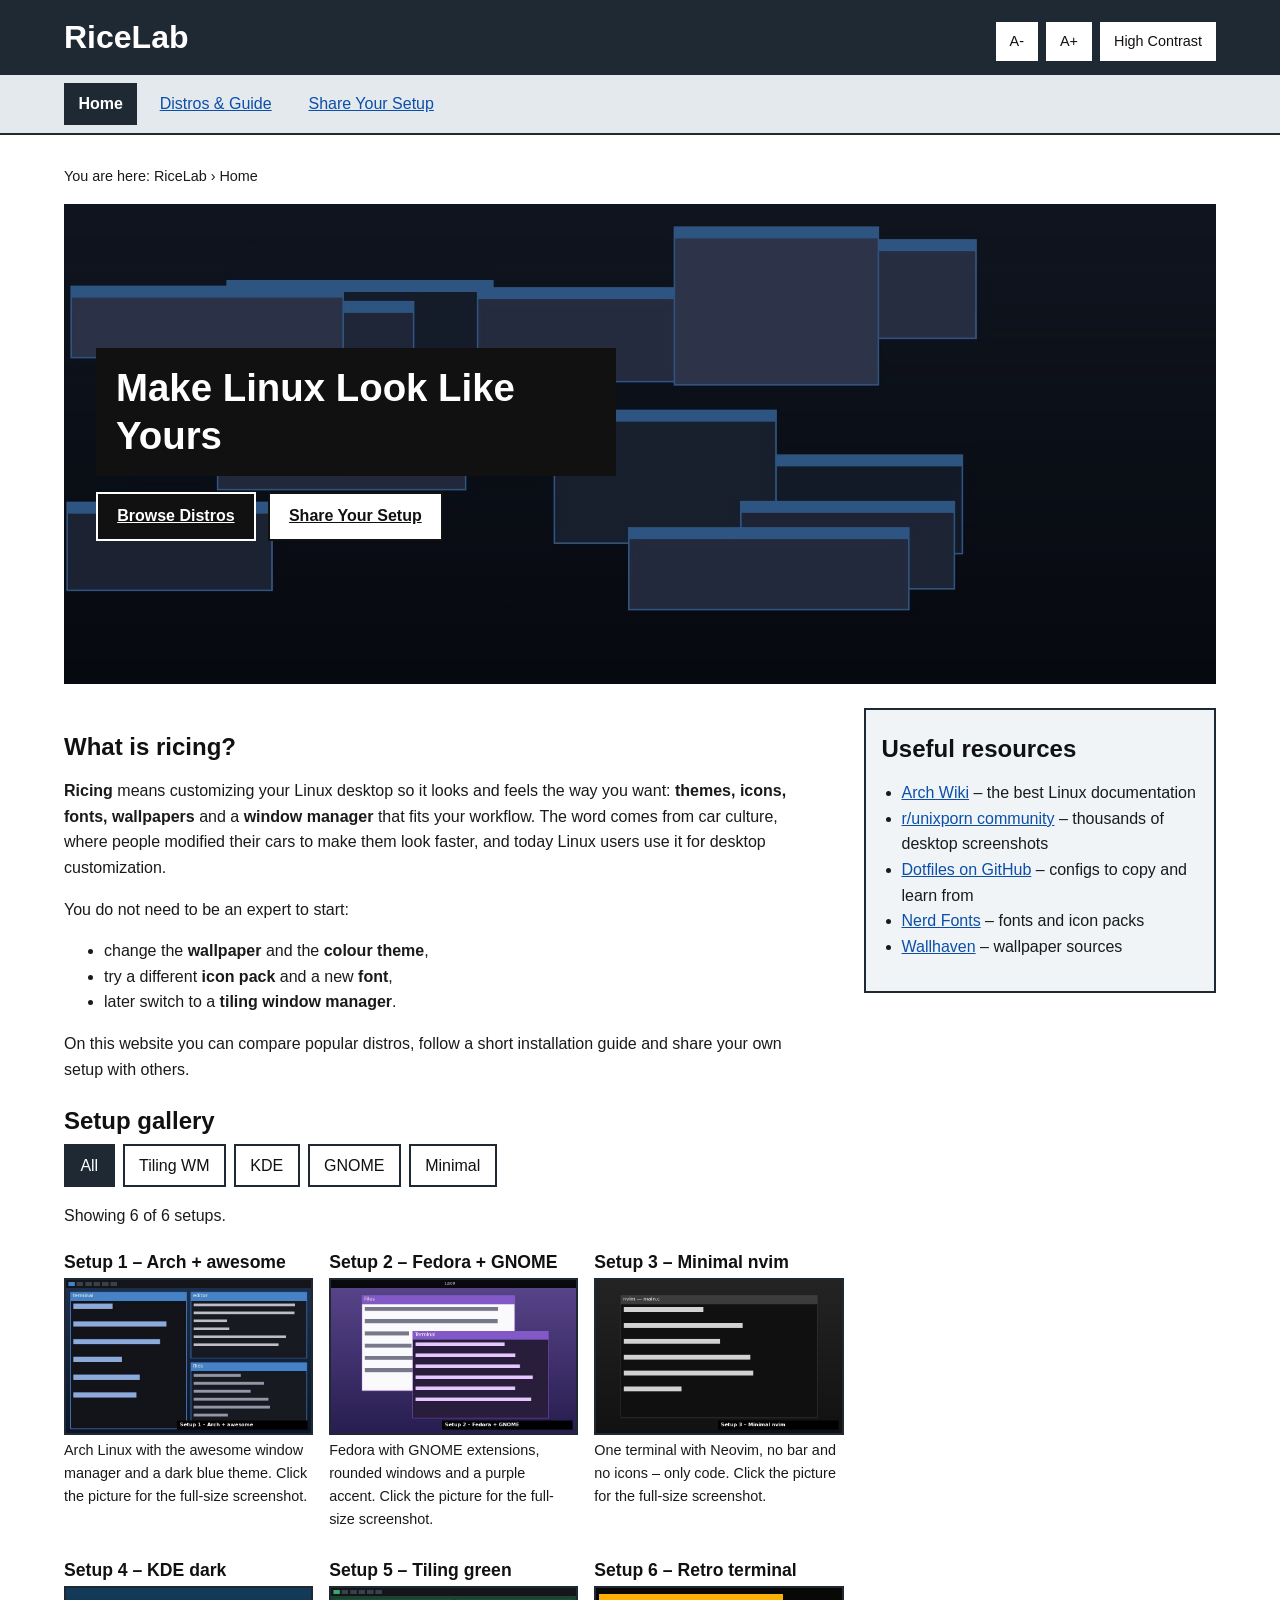
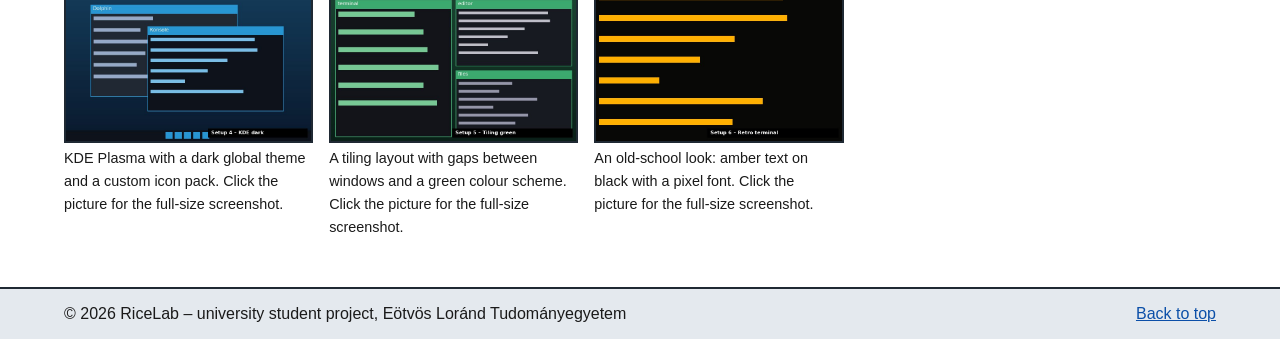
<file: index.html>
<!DOCTYPE html>
<html lang="en">
<head>
  <meta charset="utf-8">
  <meta name="viewport" content="width=device-width, initial-scale=1">
  <title>Home – RiceLab: Linux desktop customization</title>
  <meta name="description" content="RiceLab – a student website about customizing your Linux desktop.">
  <link rel="stylesheet" href="css/style.css">
  <link rel="stylesheet" href="css/contrast.css">
  <link rel="stylesheet" href="css/print.css" media="print">
  <script src="js/script.js" defer></script>
</head>
<body id="top">
<a class="skip" href="#main">Skip to main content</a>
<header class="site-header">
  <div class="bar">
    <a class="logo" href="index.html">RiceLab</a>
    <div class="tools" role="group" aria-label="Accessibility settings">
      <button type="button" id="font-down" aria-label="Decrease font size">A-</button>
      <button type="button" id="font-up" aria-label="Increase font size">A+</button>
      <button type="button" id="contrast-toggle" aria-pressed="false">High Contrast</button>
    </div>
  </div>
</header>
<nav class="nav" aria-label="Main navigation">
  <ul>
      <li><a href="index.html" aria-current="page">Home</a></li>
      <li><a href="distros.html">Distros &amp; Guide</a></li>
      <li><a href="share.html">Share Your Setup</a></li>
  </ul>
</nav>
<main id="main" class="page">
  <p class="breadcrumb">You are here: RiceLab &rsaquo; Home</p>
  <section class="hero" aria-labelledby="hero-title">
    <div class="hero-box">
      <h1 id="hero-title">Make Linux Look Like Yours</h1>
    </div>
    <div class="hero-actions">
      <a class="button primary" href="distros.html">Browse Distros</a>
      <a class="button" href="share.html">Share Your Setup</a>
    </div>
  </section>
  <div class="layout">
    <div class="content">
      <section aria-labelledby="about-title">
        <h2 id="about-title">What is ricing?</h2>
        <p><strong>Ricing</strong> means customizing your Linux desktop so it looks and feels the way you want: <strong>themes, icons, fonts, wallpapers</strong> and a <strong>window manager</strong> that fits your workflow. The word comes from car culture, where people modified their cars to make them look faster, and today Linux users use it for desktop customization.</p>
        <p>You do not need to be an expert to start:</p>
        <ul>
          <li>change the <strong>wallpaper</strong> and the <strong>colour theme</strong>,</li>
          <li>try a different <strong>icon pack</strong> and a new <strong>font</strong>,</li>
          <li>later switch to a <strong>tiling window manager</strong>.</li>
        </ul>
        <p>On this website you can compare popular distros, follow a short installation guide and share your own setup with others.</p>
      </section>
      <section aria-labelledby="gallery-title">
        <h2 id="gallery-title">Setup gallery</h2>
        <div class="filters" role="group" aria-label="Filter setups by category">
          <button type="button" data-filter="all" aria-pressed="true">All</button>
          <button type="button" data-filter="tiling" aria-pressed="false">Tiling WM</button>
          <button type="button" data-filter="kde" aria-pressed="false">KDE</button>
          <button type="button" data-filter="gnome" aria-pressed="false">GNOME</button>
          <button type="button" data-filter="minimal" aria-pressed="false">Minimal</button>
        </div>
        <p id="filter-status" aria-live="polite">Showing 6 of 6 setups.</p>
        <ul class="gallery">
        <li class="card" data-category="tiling">
          <article>
            <h3>Setup 1 – Arch + awesome</h3>
            <figure>
              <a href="images/full/setup1-arch-awesome.jpg"><img src="images/thumbs/setup1-arch-awesome.jpg" width="800" height="500" alt="Desktop screenshot of Arch + awesome: Arch Linux with the awesome window manager and a dark blue theme."></a>
              <figcaption>Arch Linux with the awesome window manager and a dark blue theme. Click the picture for the full-size screenshot.</figcaption>
            </figure>
          </article>
        </li>
        <li class="card" data-category="gnome">
          <article>
            <h3>Setup 2 – Fedora + GNOME</h3>
            <figure>
              <a href="images/full/setup2-fedora-gnome.jpg"><img src="images/thumbs/setup2-fedora-gnome.jpg" width="800" height="500" alt="Desktop screenshot of Fedora + GNOME: Fedora with GNOME extensions, rounded windows and a purple accent."></a>
              <figcaption>Fedora with GNOME extensions, rounded windows and a purple accent. Click the picture for the full-size screenshot.</figcaption>
            </figure>
          </article>
        </li>
        <li class="card" data-category="minimal">
          <article>
            <h3>Setup 3 – Minimal nvim</h3>
            <figure>
              <a href="images/full/setup3-minimal-nvim.jpg"><img src="images/thumbs/setup3-minimal-nvim.jpg" width="800" height="500" alt="Desktop screenshot of Minimal nvim: One terminal with Neovim, no bar and no icons – only code."></a>
              <figcaption>One terminal with Neovim, no bar and no icons – only code. Click the picture for the full-size screenshot.</figcaption>
            </figure>
          </article>
        </li>
        <li class="card" data-category="kde">
          <article>
            <h3>Setup 4 – KDE dark</h3>
            <figure>
              <a href="images/full/setup4-kde-dark.jpg"><img src="images/thumbs/setup4-kde-dark.jpg" width="800" height="500" alt="Desktop screenshot of KDE dark: KDE Plasma with a dark global theme and a custom icon pack."></a>
              <figcaption>KDE Plasma with a dark global theme and a custom icon pack. Click the picture for the full-size screenshot.</figcaption>
            </figure>
          </article>
        </li>
        <li class="card" data-category="tiling">
          <article>
            <h3>Setup 5 – Tiling green</h3>
            <figure>
              <a href="images/full/setup5-tiling-green.jpg"><img src="images/thumbs/setup5-tiling-green.jpg" width="800" height="500" alt="Desktop screenshot of Tiling green: A tiling layout with gaps between windows and a green colour scheme."></a>
              <figcaption>A tiling layout with gaps between windows and a green colour scheme. Click the picture for the full-size screenshot.</figcaption>
            </figure>
          </article>
        </li>
        <li class="card" data-category="minimal">
          <article>
            <h3>Setup 6 – Retro terminal</h3>
            <figure>
              <a href="images/full/setup6-retro-terminal.jpg"><img src="images/thumbs/setup6-retro-terminal.jpg" width="800" height="500" alt="Desktop screenshot of Retro terminal: An old-school look: amber text on black with a pixel font."></a>
              <figcaption>An old-school look: amber text on black with a pixel font. Click the picture for the full-size screenshot.</figcaption>
            </figure>
          </article>
        </li>
        </ul>
      </section>
    </div>
    <aside aria-labelledby="res-title">
      <h2 id="res-title">Useful resources</h2>
      <ul>
        <li><a href="https://wiki.archlinux.org">Arch Wiki</a> &ndash; the best Linux documentation</li>
        <li><a href="https://www.reddit.com/r/unixporn/">r/unixporn community</a> &ndash; thousands of desktop screenshots</li>
        <li><a href="https://github.com/topics/dotfiles">Dotfiles on GitHub</a> &ndash; configs to copy and learn from</li>
        <li><a href="https://www.nerdfonts.com">Nerd Fonts</a> &ndash; fonts and icon packs</li>
        <li><a href="https://wallhaven.cc">Wallhaven</a> &ndash; wallpaper sources</li>
      </ul>
    </aside>
  </div>
</main>
<footer class="site-footer">
  <div class="footer-inner">
    <p>&copy; 2026 RiceLab &ndash; university student project, <span lang="hu">Eötvös Loránd Tudományegyetem</span></p>
    <p class="footer-links"><a href="#top">Back to top</a></p>
  </div>
</footer>
</body>
</html>
</file>
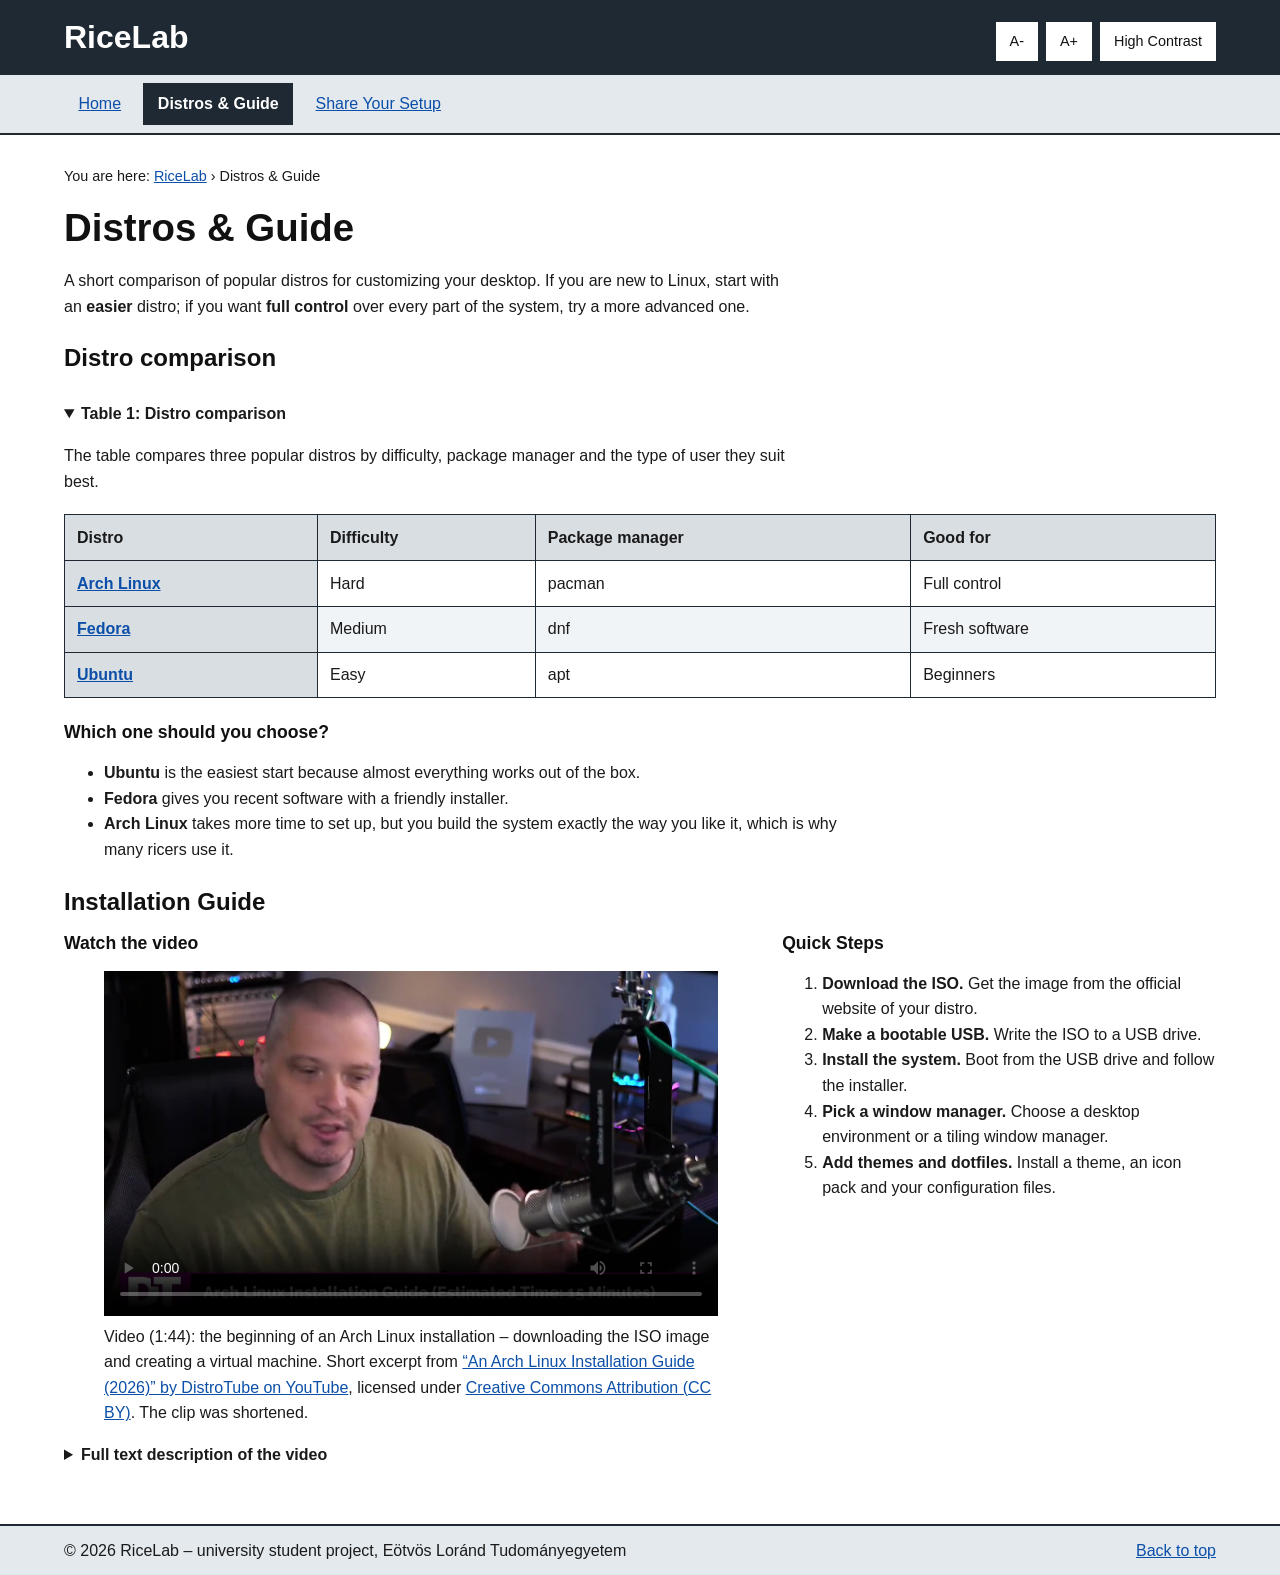
<file: distros.html>
<!DOCTYPE html>
<html lang="en">
<head>
  <meta charset="utf-8">
  <meta name="viewport" content="width=device-width, initial-scale=1">
  <title>Distros &amp; Guide – RiceLab</title>
  <meta name="description" content="Compare popular Linux distros and follow a short installation guide.">
  <link rel="stylesheet" href="css/style.css">
  <link rel="stylesheet" href="css/contrast.css">
  <link rel="stylesheet" href="css/print.css" media="print">
  <script src="js/script.js" defer></script>
</head>
<body id="top">
<a class="skip" href="#main">Skip to main content</a>
<header class="site-header">
  <div class="bar">
    <a class="logo" href="index.html">RiceLab</a>
    <div class="tools" role="group" aria-label="Accessibility settings">
      <button type="button" id="font-down" aria-label="Decrease font size">A-</button>
      <button type="button" id="font-up" aria-label="Increase font size">A+</button>
      <button type="button" id="contrast-toggle" aria-pressed="false">High Contrast</button>
    </div>
  </div>
</header>
<nav class="nav" aria-label="Main navigation">
  <ul>
      <li><a href="index.html">Home</a></li>
      <li><a href="distros.html" aria-current="page">Distros &amp; Guide</a></li>
      <li><a href="share.html">Share Your Setup</a></li>
  </ul>
</nav>
<main id="main" class="page">
  <p class="breadcrumb">You are here: <a href="index.html">RiceLab</a> &rsaquo; Distros &amp; Guide</p>
  <h1>Distros &amp; Guide</h1>
  <p>A short comparison of popular distros for customizing your desktop. If you are new to Linux, start with an <strong>easier</strong> distro; if you want <strong>full control</strong> over every part of the system, try a more advanced one.</p>
  <section aria-labelledby="table-title">
    <h2 id="table-title">Distro comparison</h2>
    <div class="table-wrap">
      <table>
        <caption>
          <details open>
            <summary>Table 1: Distro comparison</summary>
            <p>The table compares three popular distros by difficulty, package manager and the type of user they suit best.</p>
          </details>
        </caption>
        <thead>
          <tr><th scope="col">Distro</th><th scope="col">Difficulty</th><th scope="col">Package manager</th><th scope="col">Good for</th></tr>
        </thead>
        <tbody>
          <tr><th scope="row"><a href="https://archlinux.org">Arch Linux</a></th><td>Hard</td><td>pacman</td><td>Full control</td></tr>
          <tr><th scope="row"><a href="https://fedoraproject.org">Fedora</a></th><td>Medium</td><td>dnf</td><td>Fresh software</td></tr>
          <tr><th scope="row"><a href="https://ubuntu.com">Ubuntu</a></th><td>Easy</td><td>apt</td><td>Beginners</td></tr>
        </tbody>
      </table>
    </div>
    <h3>Which one should you choose?</h3>
    <ul>
      <li><strong>Ubuntu</strong> is the easiest start because almost everything works out of the box.</li>
      <li><strong>Fedora</strong> gives you recent software with a friendly installer.</li>
      <li><strong>Arch Linux</strong> takes more time to set up, but you build the system exactly the way you like it, which is why many ricers use it.</li>
    </ul>
  </section>
  <section aria-labelledby="guide-title">
    <h2 id="guide-title">Installation Guide</h2>
    <div class="guide">
      <article>
        <h3>Watch the video</h3>
        <figure>
          <video controls preload="metadata" poster="images/video-poster.jpg">
            <source src="media/install-guide.mp4" type="video/mp4">
            <p>Your browser cannot play this video. <a href="media/install-guide.mp4">Download the installation guide video</a>.</p>
          </video>
          <figcaption>Video (1:44): the beginning of an Arch Linux installation – downloading the ISO image and creating a virtual machine. Short excerpt from <a href="https://www.youtube.com/watch?v=BUYFe5ejxfo">&ldquo;An Arch Linux Installation Guide (2026)&rdquo; by DistroTube on YouTube</a>, licensed under <a href="https://creativecommons.org/licenses/by/3.0/">Creative Commons Attribution (CC BY)</a>. The clip was shortened.</figcaption>
        </figure>
        <details>
          <summary>Full text description of the video</summary>
          <p>The video starts in a studio. The narrator, Derek from DistroTube, sits in front of a microphone and talks to the camera. A caption at the bottom says &ldquo;Arch Linux Installation Guide (Estimated Time: 15 Minutes)&rdquo;. He says that Arch Linux is one of the most popular Linux distributions and also one of the quickest and easiest to install. He explains the plan: a traditional installation from the command line with the base packages, the Linux kernel and the niri window manager, which is a Wayland compositor. The drive will be partitioned, Btrfs will be the file system and zram will be used for swap. He says the whole process takes 15 minutes or less, so you can set a timer.</p>
          <p>The picture changes to a screen recording, and the narrator is now visible in a small webcam picture in the bottom right corner. He opens the website archlinux.org (&ldquo;A simple, lightweight distribution&rdquo;) and clicks on the Download page. He explains that the ISO image can be downloaded with a torrent or directly from one of several mirrors, and says that he has already downloaded it.</p>
          <p>He explains that he will install Arch Linux in a virtual machine, but the process is very similar on a physical computer. On his desktop, which has a wallpaper of green hills under an orange sky, he opens the program virt-manager from an application menu and creates a new virtual machine. In the wizard he selects the Arch Linux ISO from his Downloads folder, and the program recognises it as Arch Linux. He gives the machine about 6 GB of RAM, 2 of his 24 CPU cores and 20 GB of disk space, names it &ldquo;Arch-Linux-install&rdquo; and clicks Finish.</p>
          <p>The virtual machine starts, he makes the window full screen, and the white text of the Arch Linux installer appears on a black screen. The clip ends as he says: &ldquo;And now we come to the command prompt.&rdquo;</p>
        </details>
      </article>
      <section aria-labelledby="steps-title">
        <h3 id="steps-title">Quick Steps</h3>
        <ol>
          <li><strong>Download the ISO.</strong> Get the image from the official website of your distro.</li>
          <li><strong>Make a bootable USB.</strong> Write the ISO to a USB drive.</li>
          <li><strong>Install the system.</strong> Boot from the USB drive and follow the installer.</li>
          <li><strong>Pick a window manager.</strong> Choose a desktop environment or a tiling window manager.</li>
          <li><strong>Add themes and dotfiles.</strong> Install a theme, an icon pack and your configuration files.</li>
        </ol>
      </section>
    </div>
  </section>
</main>
<footer class="site-footer">
  <div class="footer-inner">
    <p>&copy; 2026 RiceLab &ndash; university student project, <span lang="hu">Eötvös Loránd Tudományegyetem</span></p>
    <p class="footer-links"><a href="#top">Back to top</a></p>
  </div>
</footer>
</body>
</html>
</file>
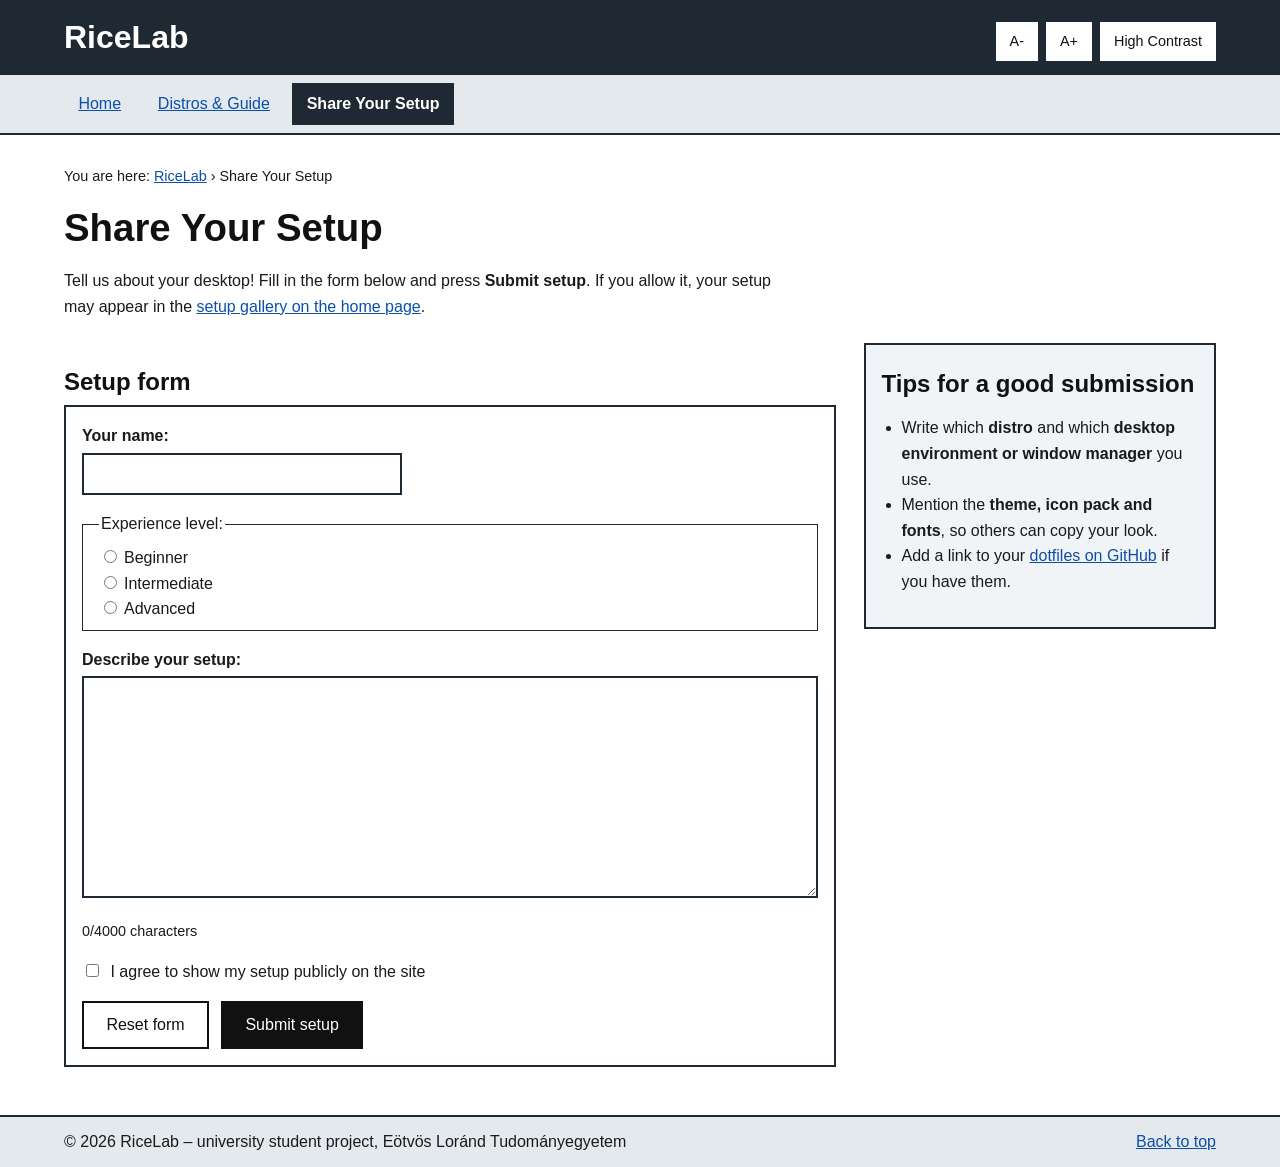
<file: share.html>
<!DOCTYPE html>
<html lang="en">
<head>
  <meta charset="utf-8">
  <meta name="viewport" content="width=device-width, initial-scale=1">
  <title>Share Your Setup – RiceLab</title>
  <meta name="description" content="Send us a description of your Linux desktop setup.">
  <link rel="stylesheet" href="css/style.css">
  <link rel="stylesheet" href="css/contrast.css">
  <link rel="stylesheet" href="css/print.css" media="print">
  <script src="js/script.js" defer></script>
</head>
<body id="top">
<a class="skip" href="#main">Skip to main content</a>
<header class="site-header">
  <div class="bar">
    <a class="logo" href="index.html">RiceLab</a>
    <div class="tools" role="group" aria-label="Accessibility settings">
      <button type="button" id="font-down" aria-label="Decrease font size">A-</button>
      <button type="button" id="font-up" aria-label="Increase font size">A+</button>
      <button type="button" id="contrast-toggle" aria-pressed="false">High Contrast</button>
    </div>
  </div>
</header>
<nav class="nav" aria-label="Main navigation">
  <ul>
      <li><a href="index.html">Home</a></li>
      <li><a href="distros.html">Distros &amp; Guide</a></li>
      <li><a href="share.html" aria-current="page">Share Your Setup</a></li>
  </ul>
</nav>
<main id="main" class="page">
  <p class="breadcrumb">You are here: <a href="index.html">RiceLab</a> &rsaquo; Share Your Setup</p>
  <h1>Share Your Setup</h1>
  <p>Tell us about your desktop! Fill in the form below and press <strong>Submit setup</strong>. If you allow it, your setup may appear in the <a href="index.html">setup gallery on the home page</a>.</p>
  <div class="layout">
    <section aria-labelledby="form-title">
      <h2 id="form-title">Setup form</h2>
      <form action="https://httpbin.org/post" method="post">
        <div class="field">
          <label for="name">Your name:</label>
          <input type="text" id="name" name="name" size="30" maxlength="50" required autocomplete="name">
        </div>
        <fieldset>
          <legend>Experience level:</legend>
          <div class="choice"><input type="radio" id="lvl-beginner" name="level" value="beginner" required><label for="lvl-beginner">Beginner</label></div>
          <div class="choice"><input type="radio" id="lvl-intermediate" name="level" value="intermediate"><label for="lvl-intermediate">Intermediate</label></div>
          <div class="choice"><input type="radio" id="lvl-advanced" name="level" value="advanced"><label for="lvl-advanced">Advanced</label></div>
        </fieldset>
        <div class="field">
          <label for="setup">Describe your setup:</label>
          <textarea id="setup" name="setup" rows="8" cols="60" maxlength="4000" required></textarea>
          <p class="counter"><span id="count">0</span>/4000 characters</p>
        </div>
        <div class="field choice">
          <input type="checkbox" id="agree" name="agree" value="yes">
          <label for="agree">I agree to show my setup publicly on the site</label>
        </div>
        <div class="form-buttons">
          <button type="reset">Reset form</button>
          <button type="submit">Submit setup</button>
        </div>
      </form>
    </section>
    <aside aria-labelledby="tips-title">
      <h2 id="tips-title">Tips for a good submission</h2>
      <ul>
        <li>Write which <strong>distro</strong> and which <strong>desktop environment or window manager</strong> you use.</li>
        <li>Mention the <strong>theme, icon pack and fonts</strong>, so others can copy your look.</li>
        <li>Add a link to your <a href="https://github.com/topics/dotfiles">dotfiles on GitHub</a> if you have them.</li>
      </ul>
    </aside>
  </div>
</main>
<footer class="site-footer">
  <div class="footer-inner">
    <p>&copy; 2026 RiceLab &ndash; university student project, <span lang="hu">Eötvös Loránd Tudományegyetem</span></p>
    <p class="footer-links"><a href="#top">Back to top</a></p>
  </div>
</footer>
</body>
</html>
</file>
<file: css/style.css>
/* RiceLab – main (screen) style sheet */
html { font-size: 100%; }
body { margin: 0; font-family: "Segoe UI", "Helvetica Neue", Arial, sans-serif; font-size: 1rem; line-height: 1.6; color: #1a1a1a; background: #ffffff; text-align: left; }
h1, h2, h3 { font-family: "Segoe UI", "Helvetica Neue", Arial, sans-serif; line-height: 1.25; color: #111111; }
h1 { font-size: 2rem; margin: 0 0 0.75rem; }
h2 { font-size: 1.5rem; margin: 1.5rem 0 0.5rem; }
h3 { font-size: 1.1rem; margin: 0.5rem 0 0.25rem; }
p, li { max-width: 46rem; }
a:link { color: #0b4fa8; text-decoration: underline; }
a:visited { color: #3b0764; text-decoration: underline; }
a:hover, a:focus { background: #fff3b0; color: #000000; }
img { max-width: 100%; height: auto; display: block; }
.skip { position: absolute; width: 1px; height: 1px; margin: -1px; padding: 0; overflow: hidden; clip-path: inset(50%); white-space: nowrap; border: 0; }
.site-header { background: #1f2933; color: #ffffff; }
.bar { display: flex; flex-wrap: wrap; align-items: center; justify-content: space-between; padding: 0.75rem 1rem; max-width: 72rem; margin: 0 auto; }
.logo:link, .logo:visited { font-size: 2rem; font-weight: bold; color: #ffffff; text-decoration: none; }
.logo:hover, .logo:focus { background: #ffffff; color: #1f2933; }
.tools { display: flex; flex-wrap: wrap; gap: 0.5rem; margin-top: 0.5rem; }
.tools button { font: inherit; font-size: 0.9rem; padding: 0.35rem 0.75rem; background: #ffffff; color: #111111; border: 2px solid #ffffff; cursor: pointer; }
.tools button[aria-pressed="true"] { background: #1f2933; color: #ffffff; }
.nav { background: #e4e9ee; border-bottom: 2px solid #1f2933; }
.nav ul { list-style: none; margin: 0 auto; padding: 0.5rem 1rem; display: flex; flex-wrap: wrap; gap: 0.5rem; max-width: 72rem; }
.nav a { display: block; padding: 0.5rem 0.9rem; }
.nav a[aria-current="page"], .nav a[aria-current="page"]:visited { background: #1f2933; color: #ffffff; font-weight: bold; text-decoration: none; }
.breadcrumb { font-size: 0.9rem; margin-bottom: 1rem; }
.page { max-width: 72rem; margin: 0 auto; padding: 1rem; }
.hero { background: linear-gradient(rgba(0, 0, 0, 0.35), rgba(0, 0, 0, 0.35)), url("../images/hero.jpg"); background-size: cover; background-position: center; min-height: 18rem; padding: 1.5rem; display: flex; flex-direction: column; justify-content: center; align-items: flex-start; }
.hero-box { background: #111111; color: #ffffff; padding: 1rem 1.25rem; max-width: 30rem; }
.hero-box h1 { color: #ffffff; margin: 0; }
.hero-actions { display: flex; flex-wrap: wrap; gap: 0.75rem; margin-top: 1rem; }
.button:link, .button:visited { display: inline-block; padding: 0.6rem 1.2rem; background: #ffffff; color: #111111; border: 2px solid #111111; font-weight: bold; text-decoration: underline; }
.button.primary:link, .button.primary:visited { background: #111111; color: #ffffff; border-color: #ffffff; }
.layout { margin-top: 1.5rem; display: grid; grid-template-columns: 1fr; gap: 1.5rem; }
.filters { display: flex; flex-wrap: wrap; gap: 0.5rem; margin: 0.5rem 0 1rem; }
.filters button { font: inherit; padding: 0.4rem 0.9rem; background: #ffffff; color: #111111; border: 2px solid #1f2933; cursor: pointer; }
.filters button[aria-pressed="true"] { background: #1f2933; color: #ffffff; }
.gallery { list-style: none; margin: 0; padding: 0; display: grid; grid-template-columns: 1fr; gap: 1.25rem; }
.gallery li { max-width: none; }
.gallery figure { margin: 0; }
.gallery img { border: 2px solid #1f2933; }
.gallery figcaption { font-size: 0.9rem; margin-top: 0.25rem; }
.card[hidden] { display: none; }
aside { background: #f1f4f7; border: 2px solid #1f2933; padding: 0 1rem 1rem; }
aside ul { padding-left: 1.25rem; }
.table-wrap { overflow-x: auto; }
table { border-collapse: collapse; width: 100%; margin: 0.5rem 0 1rem; }
caption { text-align: left; padding: 0.25rem 0; }
caption summary { font-weight: bold; cursor: pointer; }
th, td { border: 1px solid #1f2933; padding: 0.6rem 0.75rem; text-align: left; }
th { background: #d9dee3; }
tbody tr:nth-child(even) { background: #f1f4f7; }
.guide { display: grid; grid-template-columns: 1fr; gap: 1.5rem; }
video { width: 100%; height: auto; background: #000000; }
details { margin: 0.5rem 0; }
summary { cursor: pointer; font-weight: bold; }
form { border: 2px solid #1f2933; padding: 1rem; max-width: 46rem; }
fieldset { border: 1px solid #1f2933; margin: 1rem 0; padding: 0.5rem 1rem; }
label { font-weight: bold; }
.field { margin-bottom: 1rem; }
.field label { display: block; margin-bottom: 0.25rem; }
.choice label { font-weight: normal; margin-left: 0.25rem; }
input[type="text"], textarea { font: inherit; padding: 0.4rem; border: 2px solid #1f2933; max-width: 100%; box-sizing: border-box; }
input[type="text"] { width: 20rem; }
textarea { width: 100%; }
.counter { font-size: 0.9rem; }
.form-buttons { display: flex; gap: 0.75rem; margin-top: 1rem; }
.form-buttons button { font: inherit; padding: 0.6rem 1.4rem; border: 2px solid #111111; cursor: pointer; background: #ffffff; color: #111111; }
.form-buttons button[type="submit"] { background: #111111; color: #ffffff; }
.site-footer { background: #e4e9ee; border-top: 2px solid #1f2933; margin-top: 2rem; }
.footer-inner { max-width: 72rem; margin: 0 auto; padding: 0.75rem 1rem; display: flex; flex-wrap: wrap; justify-content: space-between; gap: 0.5rem; }
.footer-inner p { margin: 0; }
@media (min-width: 40em) {
  h1 { font-size: 2.4rem; }
  .gallery { grid-template-columns: repeat(2, 1fr); }
  .hero { min-height: 22rem; padding: 2rem; }
}
@media (min-width: 64em) {
  .layout { grid-template-columns: 2.2fr 1fr; align-items: start; }
  .gallery { grid-template-columns: repeat(3, 1fr); }
  .guide { grid-template-columns: 1.6fr 1fr; align-items: start; }
  .hero { min-height: 26rem; }
}
.field.choice label { display: inline; }
</file>
<file: css/contrast.css>
/* RiceLab – alternative large-font, high-contrast version (switched on with the "High Contrast" button) */
html.hc { font-size: 125%; }
html.hc body { background: #000000; color: #ffffff; }
html.hc h1, html.hc h2, html.hc h3 { color: #ffff00; }
html.hc a:link { color: #66ccff; }
html.hc a:visited { color: #ffffff; }
html.hc a:hover, html.hc a:focus { background: #ffff00; color: #000000; }
html.hc .site-header, html.hc .nav, html.hc .site-footer { background: #000000; color: #ffffff; border-color: #ffffff; }
html.hc .logo:link, html.hc .logo:visited { color: #ffff00; }
html.hc .nav a[aria-current="page"], html.hc .nav a[aria-current="page"]:visited { background: #ffff00; color: #000000; }
html.hc .tools button, html.hc .filters button, html.hc .form-buttons button { background: #000000; color: #ffffff; border-color: #ffffff; }
html.hc .tools button[aria-pressed="true"], html.hc .filters button[aria-pressed="true"] { background: #ffff00; color: #000000; }
html.hc .hero-box { background: #000000; border: 2px solid #ffff00; }
html.hc aside, html.hc form, html.hc fieldset { background: #000000; border-color: #ffffff; }
html.hc th { background: #333333; color: #ffffff; }
html.hc th, html.hc td { border-color: #ffffff; }
html.hc tbody tr:nth-child(even) { background: #1a1a1a; }
html.hc input[type="text"], html.hc textarea { background: #000000; color: #ffffff; border-color: #ffff00; }
html.hc .gallery img { border-color: #ffffff; }
html.hc .button:link, html.hc .button:visited { background: #000000; color: #ffff00; border-color: #ffff00; }
</file>
<file: css/print.css>
/* RiceLab – print style sheet */
body { font-family: Georgia, "Times New Roman", serif; font-size: 11pt; line-height: 1.35; color: #000000; background: #ffffff; }
.skip, .site-header, .nav, .breadcrumb, .filters, .hero-actions, .site-footer, video, .form-buttons, .tools { display: none; }
.hero { background: none; min-height: 0; padding: 0; }
.hero-box { background: none; color: #000000; padding: 0; }
.hero-box h1, h1, h2, h3 { color: #000000; }
.layout, .guide { display: block; }
.gallery { display: grid; grid-template-columns: repeat(3, 1fr); gap: 0.4cm; list-style: none; padding: 0; }
.gallery img { width: 4.5cm; border: 1px solid #000000; }
.gallery figcaption { font-size: 9pt; }
aside { border: 1px solid #000000; background: none; page-break-inside: avoid; }
a:link, a:visited { color: #000000; text-decoration: underline; }
a[href^="http"]:after { content: " (" attr(href) ")"; font-size: 9pt; }
table { border-collapse: collapse; width: 100%; }
th, td { border: 1px solid #000000; padding: 0.15cm; }
img { max-width: 6cm; }
</file>
